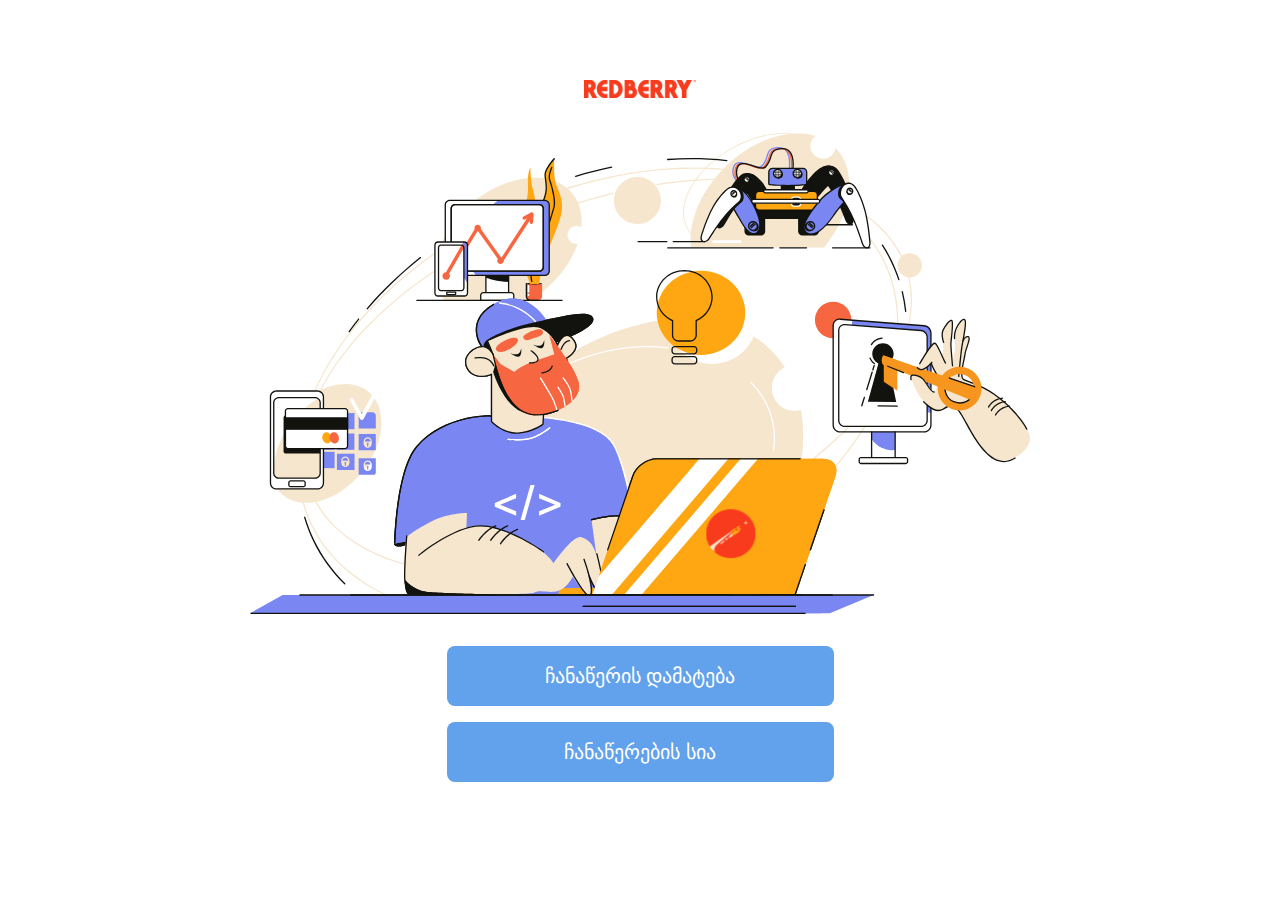
<file: index.html>
<!DOCTYPE html>
<html lang="en">
<head>
    <meta charset="UTF-8">
    <meta http-equiv="X-UA-Compatible" content="IE=edge">
    <meta name="viewport" content="width=device-width, initial-scale=1.0">
    <title>Redberry Form</title>
    <link rel="shortcut icon" href="https://redberry.international/wp-content/uploads/2021/05/cropped-favicon-32x32.png" type="image/x-icon">
    <link rel="stylesheet" href="./style/global.css">
    <link rel="stylesheet" href="./style/main-page.css">
</head>
<body>
    <main class="main">
        <a href="https://redberry.international/" target="_blank">
            <img src="./assets/logo.svg" alt="logo">
        </a>
        <img class="main-photo-mobile" src="./assets/main-page-mobile.svg" alt="mobile main photo">
        <img class="main-photo-desktop" src="./assets/main-page-desktop.svg" alt="desktop main photo">
        <div class="main_buttons">
            <a href="./src/employee-info/employee-info.html" class="button">ჩანაწერის დამატება</a>
            <a href="./src/list/list.html" class="button">ჩანაწერების სია</a>
        </div>
    </main>
</body>
</html>
</file>
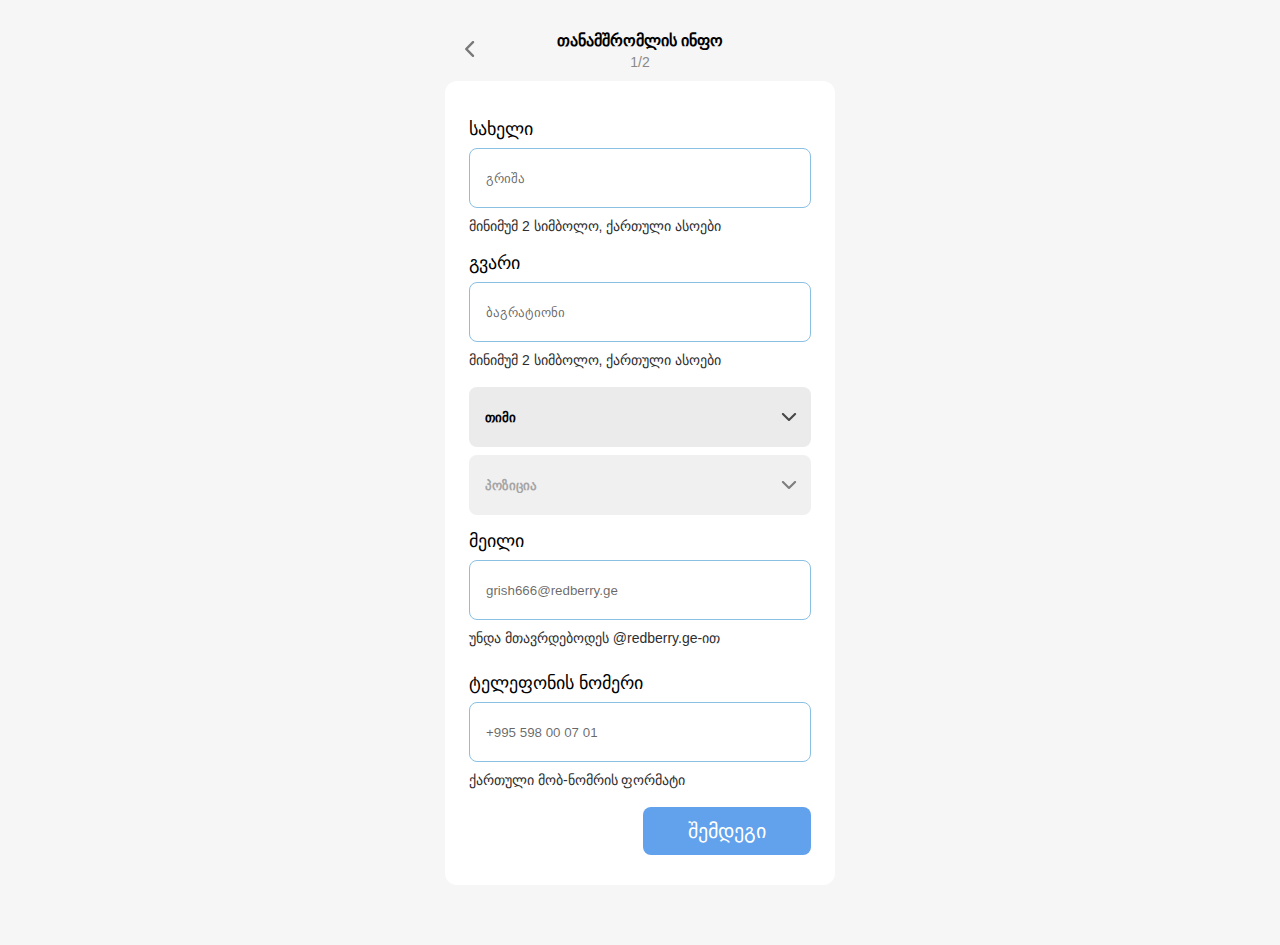
<file: src/employee-info/employee-info.html>
<!DOCTYPE html>
<html lang="en">
<head>
    <meta charset="UTF-8">
    <meta http-equiv="X-UA-Compatible" content="IE=edge">
    <meta name="viewport" content="width=device-width, initial-scale=1.0">
    <title>Redberry Form</title>
    <link rel="shortcut icon" href="https://redberry.international/wp-content/uploads/2021/05/cropped-favicon-32x32.png" type="image/x-icon">
    <link rel="stylesheet" href="../../style/global.css">
    <link rel="stylesheet" href="../../style/form.css">
</head>
<body>
    <main class="main">
        <div class="main__top">
            <a class="arrow arrow-first" href="../../index.html""><img src="../../assets/arrow-left.svg" alt="arrow left"></a>
            <div class="main-headings">
                <h3 class="main__heading active">თანამშრომლის ინფო</h3>
                <a href="../laptop-info/laptop-info.html" class="main__heading">ლეპტოპის მახასიათებლები</a>
            </div>
            <span class="page-number">1/2</span>
        </div>
        <form class="employee-info">
            <div class="two-input-container">
                <div class="form-input">
                    <label for="name">სახელი</label>
                    <input type="text" name="name" id="name" placeholder="გრიშა" required>
                    <span class="form-input-warning">მინიმუმ 2 სიმბოლო, ქართული ასოები</span>
                </div>
                <div class="form-input">
                    <label for="surname">გვარი</label>
                    <input type="text" name="surname" id="surname" placeholder="ბაგრატიონი" required>
                    <span class="form-input-warning">მინიმუმ 2 სიმბოლო, ქართული ასოები</span>
                </div>
            </div>
            <select name="team_id" id="team_id" required>
                <option value="team" disabled selected hidden>თიმი</option>
            </select>
            <select name="position_id" id="position_id" disabled required>
                <option value="position" disabled selected hidden>პოზიცია</option>
            </select>
            <div class="form-input">
                <label for="email">მეილი</label>
                <input type="email" name="email" id="email" placeholder="grish666@redberry.ge" required>
                <span class="form-input-warning">უნდა მთავრდებოდეს @redberry.ge-ით</span>
            </div>
            <div class="form-input">
                <label for="phone_number">ტელეფონის ნომერი</label>
                <input type="tel" name="phone_number" id="phone_number" placeholder="+995 598 00 07 01" required>
                <span class="form-input-warning">ქართული მობ-ნომრის ფორმატი</span>
            </div>
            <a href="../laptop-info/laptop-info.html" class="button button--small" type="submit">შემდეგი</a>
        </form>
    </main>
    <script src="./employee-info.js"></script>
</body>
</html>
</file>
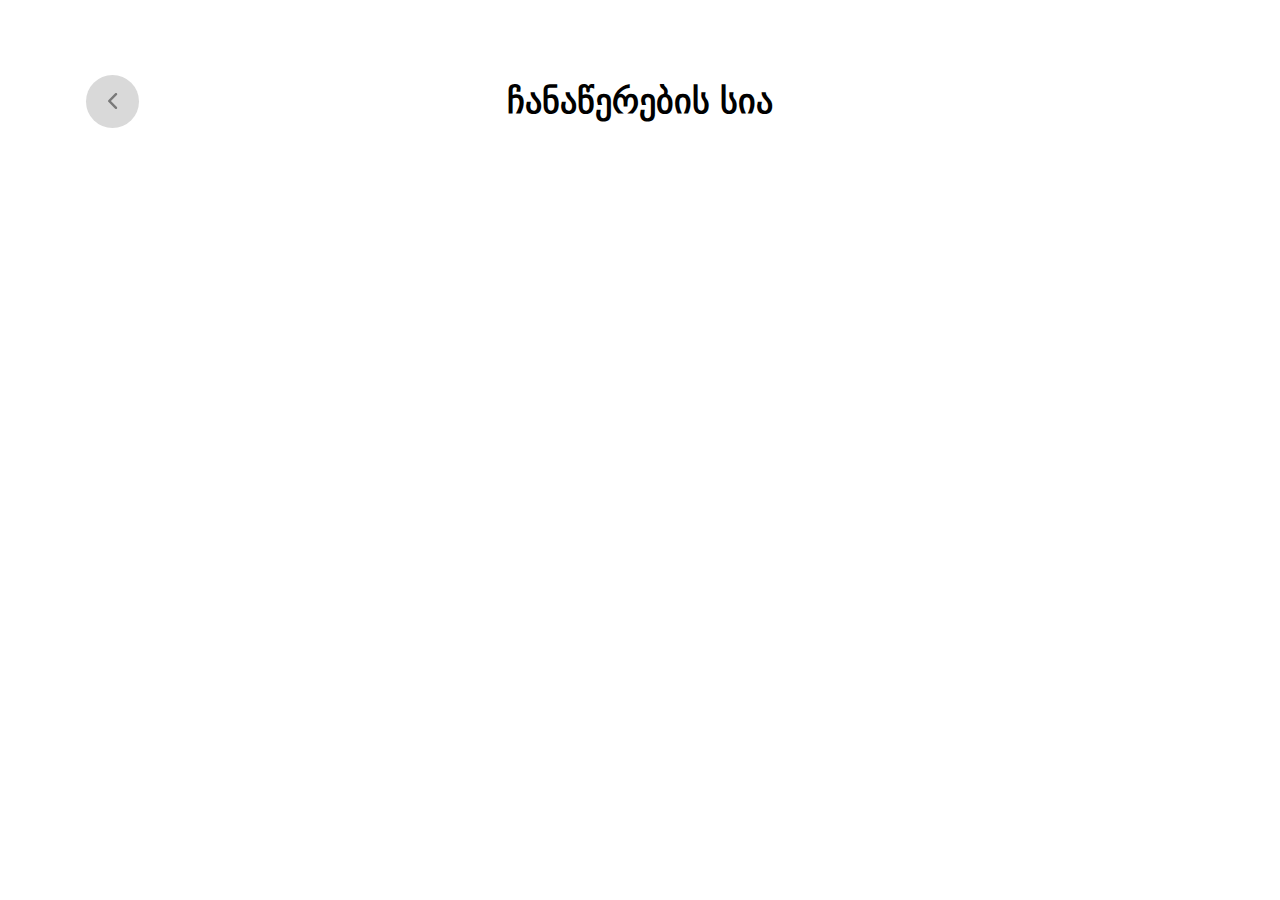
<file: src/list/list.html>
<!DOCTYPE html>
<html lang="en">
<head>
    <meta charset="UTF-8">
    <meta http-equiv="X-UA-Compatible" content="IE=edge">
    <meta name="viewport" content="width=device-width, initial-scale=1.0">
    <title>List of Laptops</title>
    <link rel="shortcut icon" href="https://redberry.international/wp-content/uploads/2021/05/cropped-favicon-32x32.png" type="image/x-icon">
    <link rel="stylesheet" href="../../style/global.css">
    <link rel="stylesheet" href="./list.css">
</head>
<body>
    <main class="main">
        <div class="main__top">
            <a class="arrow arrow-first" href="../../index.html""><img src="../../assets/arrow-left.svg" alt="arrow left"></a>
            <div class="main-headings">
                <h3 class="main__heading">ჩანაწერების სია</h3>
            </div>
        </div>        
        <ul class="list"></ul>
    </main>
    <script src="./list.js"></script>
</body>
</html>
</file>
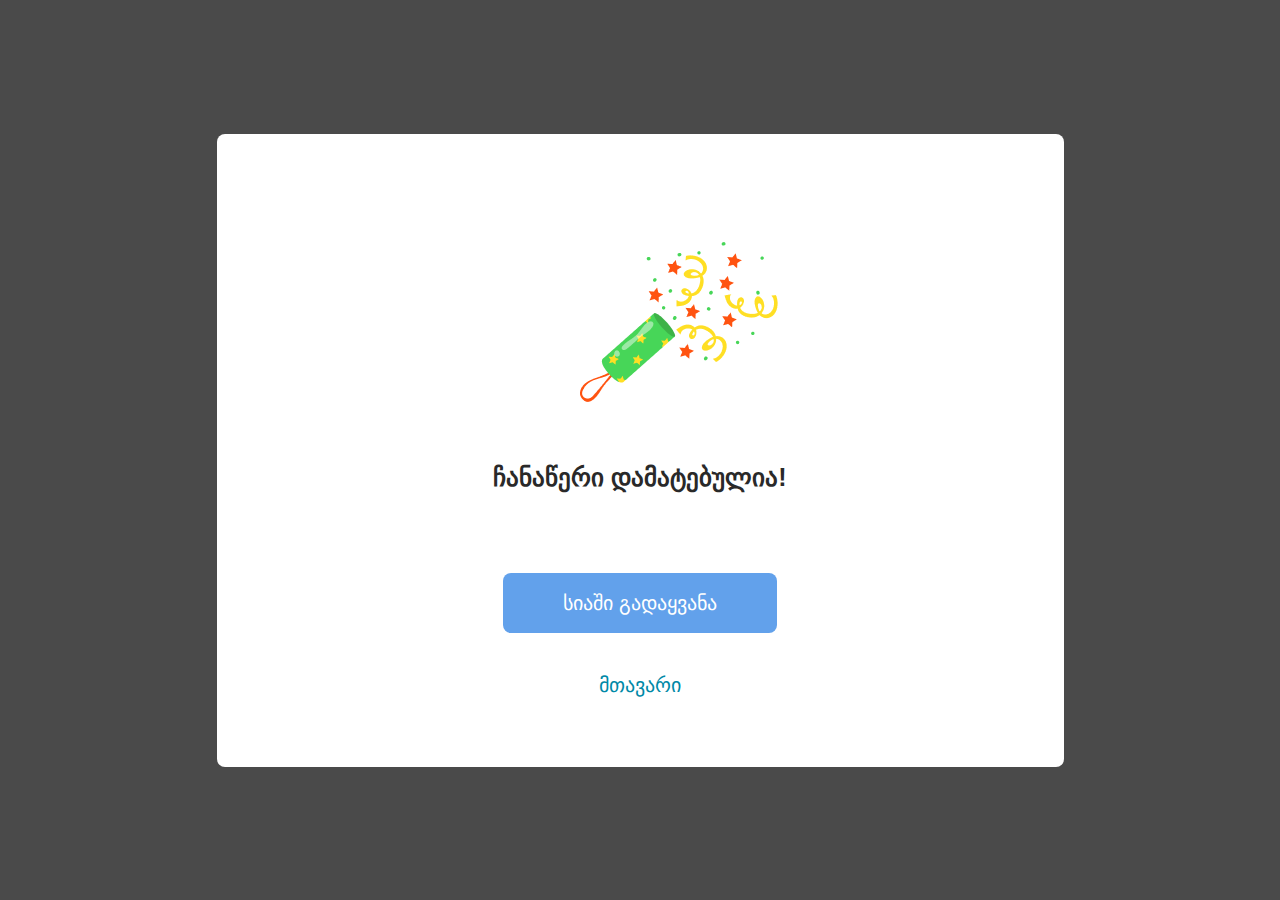
<file: src/popup/success.html>
<!DOCTYPE html>
<html lang="en">
<head>
    <meta charset="UTF-8">
    <meta http-equiv="X-UA-Compatible" content="IE=edge">
    <meta name="viewport" content="width=device-width, initial-scale=1.0">
    <link rel="shortcut icon" href="https://redberry.international/wp-content/uploads/2021/05/cropped-favicon-32x32.png" type="image/x-icon">
    <title>Redberry Form</title>
    <link rel="stylesheet" href="../../style/global.css">
    <link rel="stylesheet" href="./success.css">
</head>
<body>
    <main>
        <img src="../../assets/succees.png" alt="">
        <p>ჩანაწერი დამატებულია!</p>
        <div class="buttons">
            <a class="button" href="../list/list.html">სიაში გადაყვანა</a>
            <a href="../../index.html" class="link">მთავარი</a>
        </div>
    </main>
</body>
</html>
</file>
<file: style/global.css>
@font-face {
    font-family: 'HelveticaNeue';
    src: url('../assets/fonts/HelveticaNeue.ttc') format('ttc') ;  
}

*,
*::before,
*::after {
    box-sizing: border-box;
    margin: 0;
    padding: 0;
    transition: all .3s ease-out;
    font-family: HelveticaNeue, sans-serif;
}

.button {
    border: 0;
    outline: 0;
    cursor: pointer;
    width: 100%;
    padding: 18px 60px;
    text-decoration: none;
    text-align: center;
    background: #62A1EB;
    border-radius: 8px;
    color: #fff;
    font-size: 20px;
    font-weight: 500;
    max-width: 500px;
}

.button:hover {
    background: #317AD0;
}

.button:focus {
    background: #1A5DAB;
}

html {
    font-family: HelveticaNeue, sans-serif;
}

body {
    font-size: .875rem;
}

input::-webkit-outer-spin-button,
input::-webkit-inner-spin-button {
  -webkit-appearance: none;
  margin: 0;
}

/* Firefox */
input[type=number] {
  -moz-appearance: textfield;
}

.link {
    background-color: transparent;
    border: none;
    outline: none;
    cursor: pointer;
    color: #62A1EB;
    font-weight: 500;
    font-size: 18px;
    line-height: 21px;
    text-decoration: none;
}

a {
    display: block;
}

.main__top {
    max-width: 390px;
    width: 100%;
    display: flex;
    flex-direction: column;
    justify-content: center;
    align-items: center;
    gap: .25rem;
    padding: 0 20px;
    position: relative;
}

.main__heading {
    line-height: 1.25;
    font-weight: 700;
    display: none;
    text-decoration: none;
    color: #000;
}

.main__heading.active {
    display: block;
}

.bg-black {
    background-color: rgba(0, 0, 0, .2);
    position: fixed;
    z-index: 1000;
    inset: 0;
    display: none;
    justify-content: center;
    align-items: center;
}

.loader {
    border: 16px solid #f3f3f3;
    border-top: 16px solid #1A5DAB;
    border-radius: 50%;
    width: 120px;
    height: 120px;
    animation: spin 1s linear infinite;
}

@keyframes spin {
    0% { transform: rotate(0deg); }
    100% { transform: rotate(360deg); }
  }



@media screen and (min-width: 768px) {
    
    .button {
        max-width: 387px;
    }


    .main-headings {
        display: flex;
        gap: 65px;
        align-items: center;
    }


}
</file>
<file: style/main-page.css>
.main {
    padding: 65px 16px 35px;
    gap: 2rem;
    height: 100vh;
    display: flex;
    flex-direction: column;
    justify-content: space-between;
    align-items: center;
}

.main-photo-mobile {
    max-width: 268px;
    width: 100%;
}

.main-photo-desktop {
    display: none;
    max-width: 780px;
    width: 100%;
}

.main_buttons {
    display: flex;
    flex-direction: column;
    justify-content: center;
    align-items: center;
    gap: 1rem;
    width: 100%;
}


@media screen and (min-width: 768px) {
    
    .button {
        max-width: 387px;
    }

    .main {
        padding: 80px 16px 150px;
    }

    .main-photo-mobile {
        display: none;
    }

    .main-photo-desktop {
        display: block;
    }

    .main_buttons {
        display: flex;
        flex-direction: column;
        justify-content: center;
        align-items: center;
        gap: 1rem;
        width: 100%;
    }
}
</file>
<file: style/form.css>
body {
    background-color: #F6F6F6;
    min-height: 100vh;
    padding: 30px 0 60px;
    display: flex;
    flex-direction: column;
    justify-content: center;
    align-items: center;
}

.main {
    max-width: 390px;
    width: 100%;
}

.main__top {
    max-width: 390px;
    width: 100%;
    display: flex;
    flex-direction: column;
    justify-content: center;
    align-items: center;
    gap: .25rem;
    padding: 0 20px;
    position: relative;
}

.arrow {
    position: absolute;
    left: 20px;
    background: transparent;
    border: none;
    outline: none;
    cursor: pointer;
}

.main__heading {
    line-height: 1.25;
    font-weight: 700;
    display: none;
    text-decoration: none;
    color: #000;
}

.main__heading.active {
    display: block;
}

.page-number {
    font-size: 14px;
    line-height: 17px;
    color: #898989;
}

.employee-info {
    display: flex;
    flex-direction: column;
    gap: .5rem;
    background: #FFFFFF;
    border-radius: 12px;
    padding: 30px 24px;
    margin: 10px auto 0;
}



.form-input {
    padding: .5rem 0;
    display: flex;
    flex-direction: column;
    gap: .5rem;
    width: 100%;
}

.form-input > label {
    font-weight: 500;
    font-size: 18px;
    line-height: 21px;
}

.form-input > input {
    border: 1.8px solid #8AC0E2;
    border-radius: 8px;
    height: 60px;
    padding: 0 16px;
    outline: 0;
    opacity: 1;
    color: rgba(0, 0, 0, 1);
}

.form-input > input:focus {
    background: rgba(43, 75, 242, 0.06);
    border: 1.8px solid #6499FF;
}

.form-input.succeed > input {
    border: 1.8px solid #8AC0E2;
    background-image: url(../assets/succeed.svg);
    background-repeat: no-repeat;
    background-position: right 1rem center;
}

input::placeholder {
    color: rgba(0, 0, 0, 0.6);
}

.form-input-warning {
    font-weight: 300;
    font-size: 14px;
    line-height: 21px;
    color: #2E2E2E;
}

.form-input.error label,
.form-input.error span {
    color: #E52F2F;
}

.form-input.error input {
    border-color: #E52F2F;
}

select {
    border: 0;
    outline: 0;
    width: 100%;
    height: 60px;
    padding: 0 16px;
    -moz-appearance: none;
    -webkit-appearance: none;
    appearance: none;
    background: #EBEBEB;
    border-radius: 8px;
    background-image: url("../assets/arrow-down.svg");
    background-repeat: no-repeat;
    background-position-x: calc(100% - 8px);
    background-position-y: 50%;
    font-weight: 600;
}

select.error {
    border: 1.8px solid #E52F2F;
}

option {
    font-weight: 400;
    font-size: 18px;
    line-height: 21px;
    background: white;
}

.button--small {
    padding: 12px 45px;
    width: fit-content;
    margin-left: auto;
}

/* Laptop Info */

.laptop-info {
    display: flex;
    flex-direction: column;
    gap: 1rem;
    margin-top: 10px;
}

.laptop-info-group {
    padding: 30px 20px;
    background-color: #FFFFFF;
    border-radius: 12px;
}

.label-image {
    width: 100%;
    height: 244px;
    border-radius: 8px;
    border: 2px dashed #4386A9;
    display: flex;
    justify-content: center;
    align-items: center;
    flex-direction: column;
    gap: 50px;
    position: relative;
    background-image: url(../assets/camera.svg);
    background-color:  #F7F7F7;
    background-repeat: no-repeat;
    background-position: top 60px center;
}

.label-image.succeed {
    border: none;
    background-position: center;
    background-size: contain;
    background-repeat: no-repeat;
}

.label-image.succeed > span {
    display: none;
}

.label-image.dragover {
    border: 2px solid #0cc574;
}

.upload-image-desktop {
    display: none;
}

.label-image > .button {
    display: none;
}

.label-image.error {
    border-color: #E52F2F;
    background-color: #FFEDED;
    background-image: url(../assets/camera.svg), url(../assets/error.svg) !important;
    background-position: top 60px center, bottom 25px center;
}

.label-image > span {
    color: #4386A9;
    max-width: 150px;
    text-align: center;
}

.label-image.error > span {
    color: #E52F2F;
}

.input-image {
    visibility: hidden;
    width: 100%;display: flex;
    justify-content: space-between;
    align-items: center;
}

.form-input-radio {
    display: flex;
    flex-direction: column;
    gap: 1.25rem;
    margin-top: 1rem;
}

.form-input-radio >label {
    font-weight: 500;
    font-size: 18px;
    line-height: 21px;
    max-width: fit-content;
    position: relative;
}

.form-input-radio.error > label {
    color: #E52F2F;
}

#laptop_price {
    background-image: url(../assets/lari.svg);
    background-repeat: no-repeat;
    background-position: right 1rem center;
}

.form-input-radio.error > label::after {
    position: absolute;
    right: -2rem;
    content: url(../assets/error.svg);
}

.form-input-radio.succeed > label::after {
    position: absolute;
    right: -2rem;
    content: url(../assets/succeed.svg);
}

.radio-buttons {
    display: flex;
    gap: 60px;
    align-items: center;
}

.radio-container {
    display: flex;
    align-items: center;
    gap: 1rem;
}

.buttons {
    display: flex;
    justify-content: space-between;
    align-items: center;
    margin-top: 70px;
}

.buttons > .button {
    padding: 12px 16px;
}

.desktop-logo {
    display: none;
    margin: 68px auto 0;
}

@media screen and (min-width: 1440px) {
    body {
        padding-top: 90px;
    }

    .main {
        max-width: 1225px;
    }

    .main__top {
        position: static;
        margin: auto;
        margin-bottom: 2rem;
        max-width: 100%;
    }

    .main__heading {
        font-size: 20px;
        line-height: 24px;
        position: relative;
        cursor: pointer;
        display: block;
    }

    .main__heading.active::after {
        content: "";
        position: absolute;
        width: 90%;
        left: 5%;
        height: 2px;
        background-color: #000;
        top: calc(100% + 15px);
    }

    .arrow {
        left: 70px;
        background: #D9D9D9;
        border-radius: 50%;
        width: 53px;
        aspect-ratio: 1;
        display: flex;
        justify-content: center;
        align-items: center;
    }

    .page-number {
        display: none;
    }

    .employee-info {
        gap: 40px;
        border-radius: 18px;
        padding: 88px 150px 44px; 
        margin: 20px auto 0;
    }

    .two-input-container {
        display: flex;
        align-items: center;
        gap: 66px;
    }

    .two-input-container > .form-input-radio {
        margin: 0;
    }

    .two-input-container > select {
        margin-top: 20px;
    }

    /* Laptop info */


    .laptop-info {
        flex-direction: column;
        gap: 0;
        margin-top: 10px;
    }

    .laptop-info-group {
        border-radius: 0;
        padding: 88px 150px 44px; 
        position: relative;
    }

    .laptop-info-group:not(:last-of-type)::after {
        content: "";
        position: absolute;
        max-width: 925px;
        width: 100%;
        height: 1px;
        bottom: 0;
        background-color: #D9D9D9;
    }

    .label-image {
        height: 423px;
        border-radius: 18px;
        gap: 50px;
        position: relative;
        background-image: none;
    }

    .label-image > .button {
        display: block;
    }

    .upload-image-mobile {
        display: none;
    }

    .upload-image-desktop {
        display: block;
        position: absolute;
        top: 105px;
        font-size: 20px;
        line-height: 38px;
        max-width: 195px !important;
    }

    .label-image > .button--small {
        margin: 0;
        position: absolute;
        bottom: 115px;
    }

    .label-image.error {
        background-image: url(../assets/error.svg) !important;
        background-position: top 54px center;
        background-size: 38px 34px;
    }

    .mt-20 {
        margin-top: 20px;
    }

    .gap-24 {
        gap: 24px;
    }

    .desktop-logo {
        display: block;
    }

}
</file>
<file: src/list/list.css>
.main {
    padding: 30px 16px 50px;
}

.arrow {
    position: absolute;
    left: 20px;
    background: transparent;
    border: none;
    outline: none;
    cursor: pointer;
}

.main__top {
    max-width: 100%;
    margin-bottom: 30px;
}

.main__heading {
    display: block;
    font-size: 24px;
}

.list {
    display: grid;
    grid-template-columns: 1fr;
    list-style: none;
    gap: 26px;
}

.list__item {
    display: flex;
    gap: 1rem;
    align-items: center;
    background: #EAFAFF;
    border: 1px solid #AED1EA;
    border-radius: 10px;
}

.list__item-img {
    width: 100%;
    padding: 7px;
    border-radius: 6px;
    overflow: hidden;
}

.list__item-info {
    width: 100%;
    padding-right: 10px;
}

.list__item-img > img {
    width: 100%;
    height: 110px;
    object-fit: cover;
}

.list__item-author {
    font-weight: 500;
    font-size: 14px;
    line-height: 21px;
    color: #2E2E2E;
}

.list__item-name {
    font-size: 18px;
    line-height: 21px;
    color: #2E2E2E;
    margin-top: 8px;
    margin-bottom: 11px;
    font-weight: 400;
}

.list__item-link {
    font-size: 14px;
    line-height: 21px;
    text-decoration-line: underline;
    color: #4386A9;
}

@media screen and (min-width: 1000px) {

    .main {
        padding: 80px 16px 170px;
    }

    .main__top {
        margin-bottom: 100px;
    }

    .main__heading {
        font-size: 34px;
    }
    
    .arrow {
        left: 70px;
        background: #D9D9D9;
        border-radius: 50%;
        width: 53px;
        aspect-ratio: 1;
        display: flex;
        justify-content: center;
        align-items: center;
    }

    .list {
        grid-template-columns: 1fr 1fr;
        max-width: 1220px;
        margin: 0 auto;
        gap: 50px;
    }

    .list__item {
        gap: 30px;
        border-radius: 20px;
    }
    
    .list__item-img {
        padding: 14px;
        border-radius: 10px;
    }
    
    .list__item-img > img {
        height: 180px;
    }

    .list__item-info {
        padding-right: 20px;
    }

    .list__item-author {
        font-size: 18px;
    }
    
    .list__item-name {
        margin-top: 18px;
        margin-bottom: 40px;
    }
    
    .list__item-link {
        font-size: 16px;
    }
}
</file>
<file: src/popup/success.css>
main {
    height: 100vh;
    padding: 70px 48px;
    display: flex;
    flex-direction: column;
    justify-content: center;
    align-items: center;
}

img {
    margin-top: auto;
    margin-left: 5rem;
}

p {
    font-weight: 700;
    font-size: 22px;
    line-height: 39px;
    text-align: center;
    color: #292929;
    max-width: 164px;
}

.buttons {
    display: flex;
    align-items: center;
    flex-direction: column;
    justify-content: center;
    gap: 2.5rem;
    margin-top: auto;
}

.link {
    font-weight: 500;
    font-size: 20px;
    line-height: 24px;
    color: #0089A7;
}

@media screen and (min-width: 768px) {
    body {
        background-color: #4A4A4A;
        display: flex;
        height: 100vh;
        justify-content: center;
        align-items: center;
    }

    main {
        max-width: 847px;
        height: fit-content;
        width: 100%;
        border-radius: 8px;
        background: #FFF;
    }


    p {
        font-size: 25px;
        line-height: 31px;
        max-width: fit-content;
        margin-bottom: 80px;
    }

    .buttons {
        display: flex;
        align-items: center;
        flex-direction: column;
        justify-content: center;
        gap: 2.5rem;
        margin-top: auto;
    }

    .link {
        font-weight: 500;
        font-size: 20px;
        line-height: 24px;
        color: #0089A7;
    }
}
</file>
